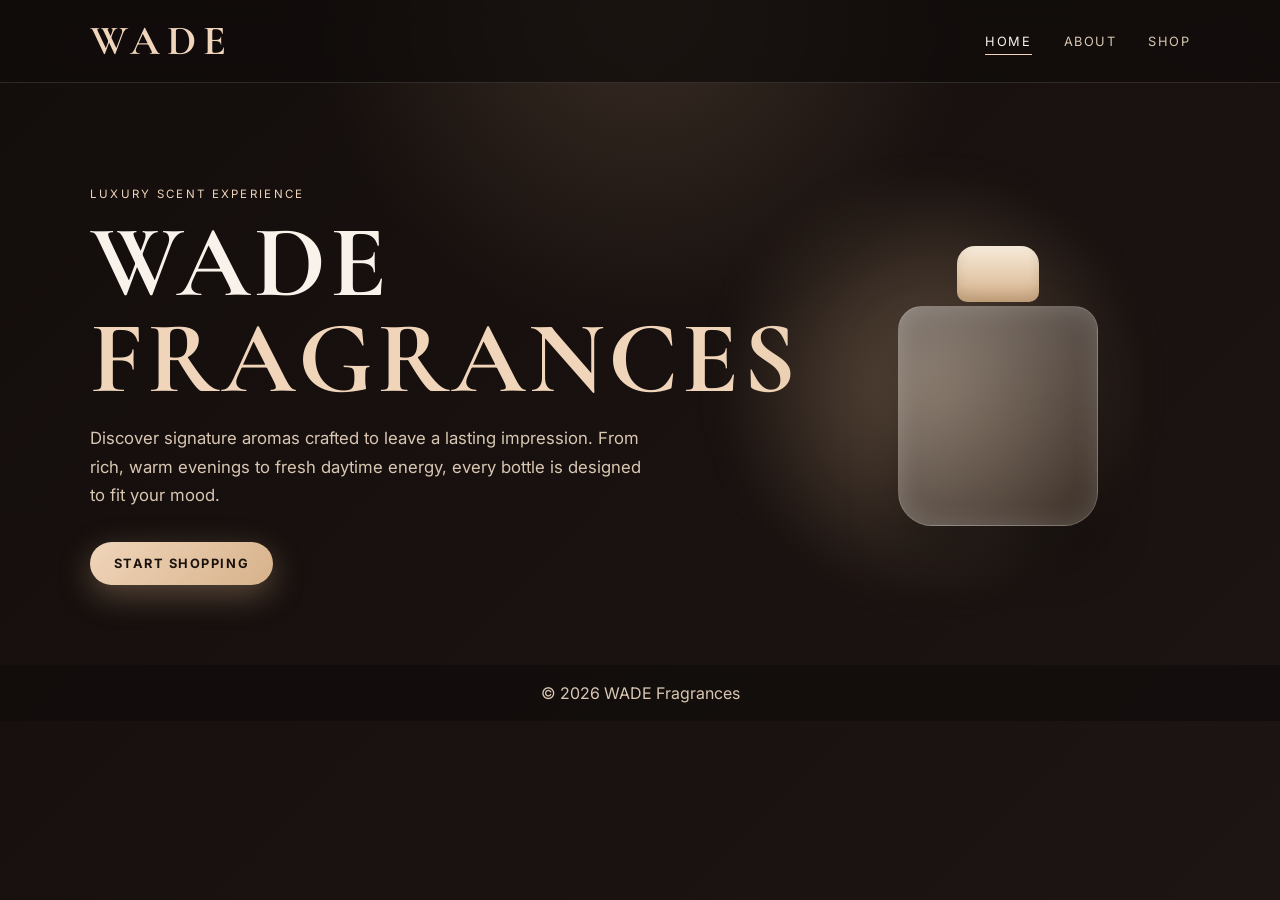
<file: index.html>
<!DOCTYPE html>
<html lang="en">
  <head>
    <meta charset="UTF-8" />
    <meta name="viewport" content="width=device-width, initial-scale=1.0" />
    <meta
      name="description"
      content="WADE Fragrances offers luxury scent collections for confident everyday wear."
    />
    <title>WADE Fragrances</title>
    <link rel="preconnect" href="https://fonts.googleapis.com" />
    <link rel="preconnect" href="https://fonts.gstatic.com" crossorigin />
    <link
      href="https://fonts.googleapis.com/css2?family=Cormorant+Garamond:wght@500;600;700&family=Inter:wght@400;500;600;700;800&display=swap"
      rel="stylesheet"
    />
    <link rel="stylesheet" href="style.css" />
  </head>
  <body>
    <header class="site-header">
      <div class="brand-wrap">
        <a href="index.html" class="brand-name">WADE</a>
      </div>

      <nav class="main-nav" aria-label="Main navigation">
        <a href="index.html" class="current-page">Home</a>
        <a href="about.html">About</a>
        <a href="shopping.html">Shop</a>
      </nav>

      <!-- <a href="shopping.html" class="nav-button">Shop Now</a> -->
    </header>

    <main>
      <section class="hero home-hero">
        <div class="hero-copy">
          <p class="eyebrow">Luxury scent experience</p>
          <h1 class="hero-title">
            <span class="title-line">WADE</span>
            <span class="title-line accent">FRAGRANCES</span>
          </h1>
          <p class="hero-text">
            Discover signature aromas crafted to leave a lasting impression. From rich,
            warm evenings to fresh daytime energy, every bottle is designed to fit your mood.
          </p>

          <div class="cta-group">
            <a href="shopping.html" class="primary-btn">Start Shopping</a>
          </div>
        </div>

        <div class="hero-visual" aria-hidden="true">
          <div class="bottle-glow"></div>
          <div class="perfume-bottle">
            <span class="cap"></span>
            <span class="glass"></span>
          </div>
        </div>
      </section>
    </main>

    <footer class="site-footer">
      <p>© 2026 WADE Fragrances</p>
    </footer>

    <script src="code.js"></script>
  </body>
</html>
</file>
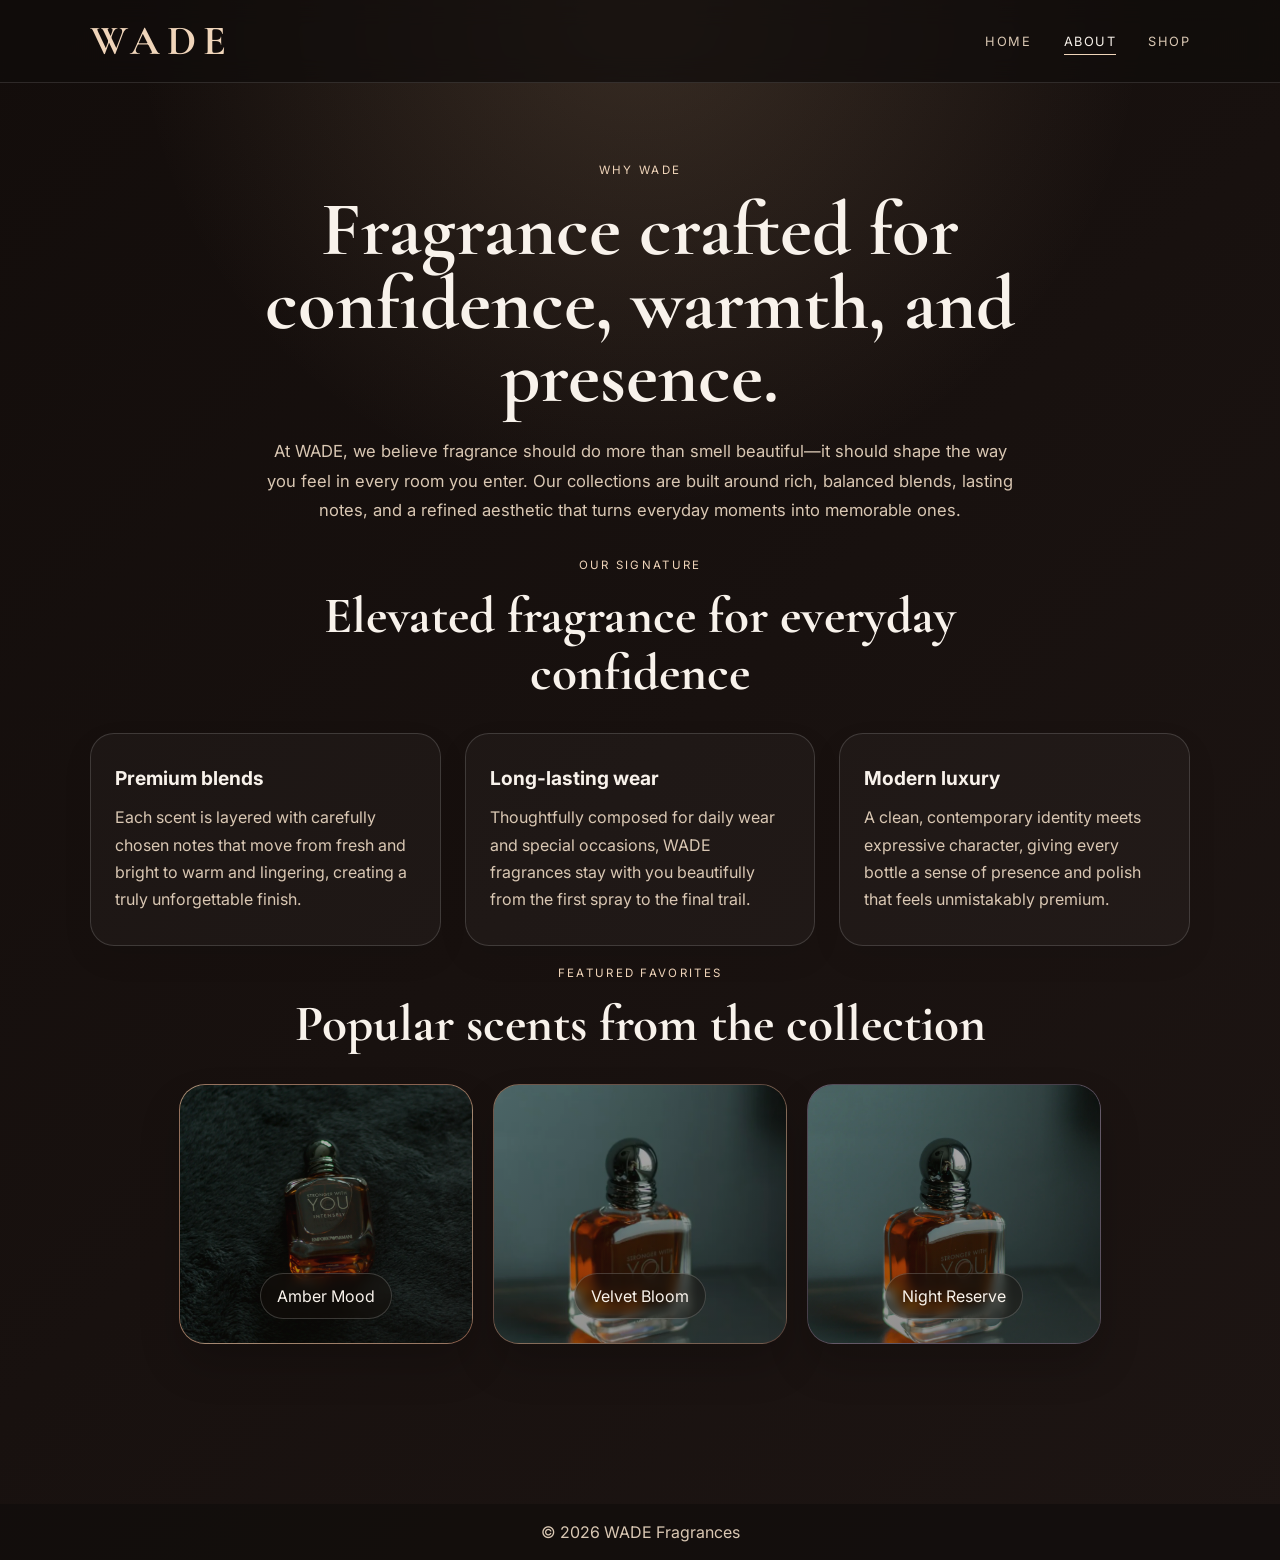
<file: about.html>
<!DOCTYPE html>
<html lang="en">
  <head>
    <meta charset="UTF-8" />
    <meta name="viewport" content="width=device-width, initial-scale=1.0" />
    <meta
      name="description"
      content="Learn about WADE Fragrances and explore our signature scent collection."
    />
    <title>About WADE Fragrances</title>
    <link rel="preconnect" href="https://fonts.googleapis.com" />
    <link rel="preconnect" href="https://fonts.gstatic.com" crossorigin />
    <link
      href="https://fonts.googleapis.com/css2?family=Cormorant+Garamond:wght@500;600;700&family=Inter:wght@400;500;600;700;800&display=swap"
      rel="stylesheet"
    />
    <link rel="stylesheet" href="style.css" />
  </head>
  <body>
    <header class="site-header">
      <div class="brand-wrap">
        <a href="index.html" class="brand-name">WADE</a>
      </div>

      <nav class="main-nav" aria-label="Main navigation">
        <a href="index.html">Home</a>
        <a href="about.html" class="current-page">About</a>
        <a href="shopping.html">Shop</a>
      </nav>

      <!-- <a href="shopping.html" class="nav-button">Shop Now</a> -->
    </header>

    <main class="about-page">
      <section class="about-hero">
        <div class="section-heading">
          <p class="eyebrow">Why WADE</p>
          <h1>Fragrance crafted for confidence, warmth, and presence.</h1>
        </div>

        <p class="about-story">
          At WADE, we believe fragrance should do more than smell beautiful—it should shape the way
          you feel in every room you enter. Our collections are built around rich, balanced blends,
          lasting notes, and a refined aesthetic that turns everyday moments into memorable ones.
        </p>
      </section>

      <section class="story-section">
        <div class="section-heading">
          <p class="eyebrow">Our signature</p>
          <h2>Elevated fragrance for everyday confidence</h2>
        </div>

        <div class="about-grid">
          <div class="info-card">
            <h3>Premium blends</h3>
            <p>
              Each scent is layered with carefully chosen notes that move from fresh and bright to
              warm and lingering, creating a truly unforgettable finish.
            </p>
          </div>
          <div class="info-card">
            <h3>Long-lasting wear</h3>
            <p>
              Thoughtfully composed for daily wear and special occasions, WADE fragrances stay with
              you beautifully from the first spray to the final trail.
            </p>
          </div>
          <div class="info-card">
            <h3>Modern luxury</h3>
            <p>
              A clean, contemporary identity meets expressive character, giving every bottle a sense
              of presence and polish that feels unmistakably premium.
            </p>
          </div>
        </div>
      </section>

      <section class="gallery-section">
        <div class="section-heading">
          <p class="eyebrow">Featured favorites</p>
          <h2>Popular scents from the collection</h2>
        </div>

        <div class="mini-gallery">
          <div class="mini-card mini-one">
            <img src="" alt="Amber Mood fragrance" />
            <span>Amber Mood</span>
          </div>
          <div class="mini-card mini-two">
            <img src="" alt="Velvet Bloom fragrance" />
            <span>Velvet Bloom</span>
          </div>
          <div class="mini-card mini-three">
            <img src="" alt="Night Reserve fragrance" />
            <span>Night Reserve</span>
          </div>
        </div>
      </section>
    </main>

    <footer class="site-footer">
      <p>© 2026 WADE Fragrances</p>
    </footer>

    <script>
      const galleryImages = [
        'stronger with you medium.webp',
        'stronger with you 1 medium.webp',
        'stronger with you 1 small.webp',
        'stonger with you 2 medium.webp',
        'stonger with you 2 small.webp',
        'stonger with you small.webp'
      ];

      document.querySelectorAll('.mini-card').forEach((card) => {
        const image = galleryImages[Math.floor(Math.random() * galleryImages.length)];
        const img = card.querySelector('img');
        img.src = `Images/${encodeURI(image)}`;
        img.alt = card.querySelector('span').textContent;
      });
    </script>
  </body>
</html>
</file>
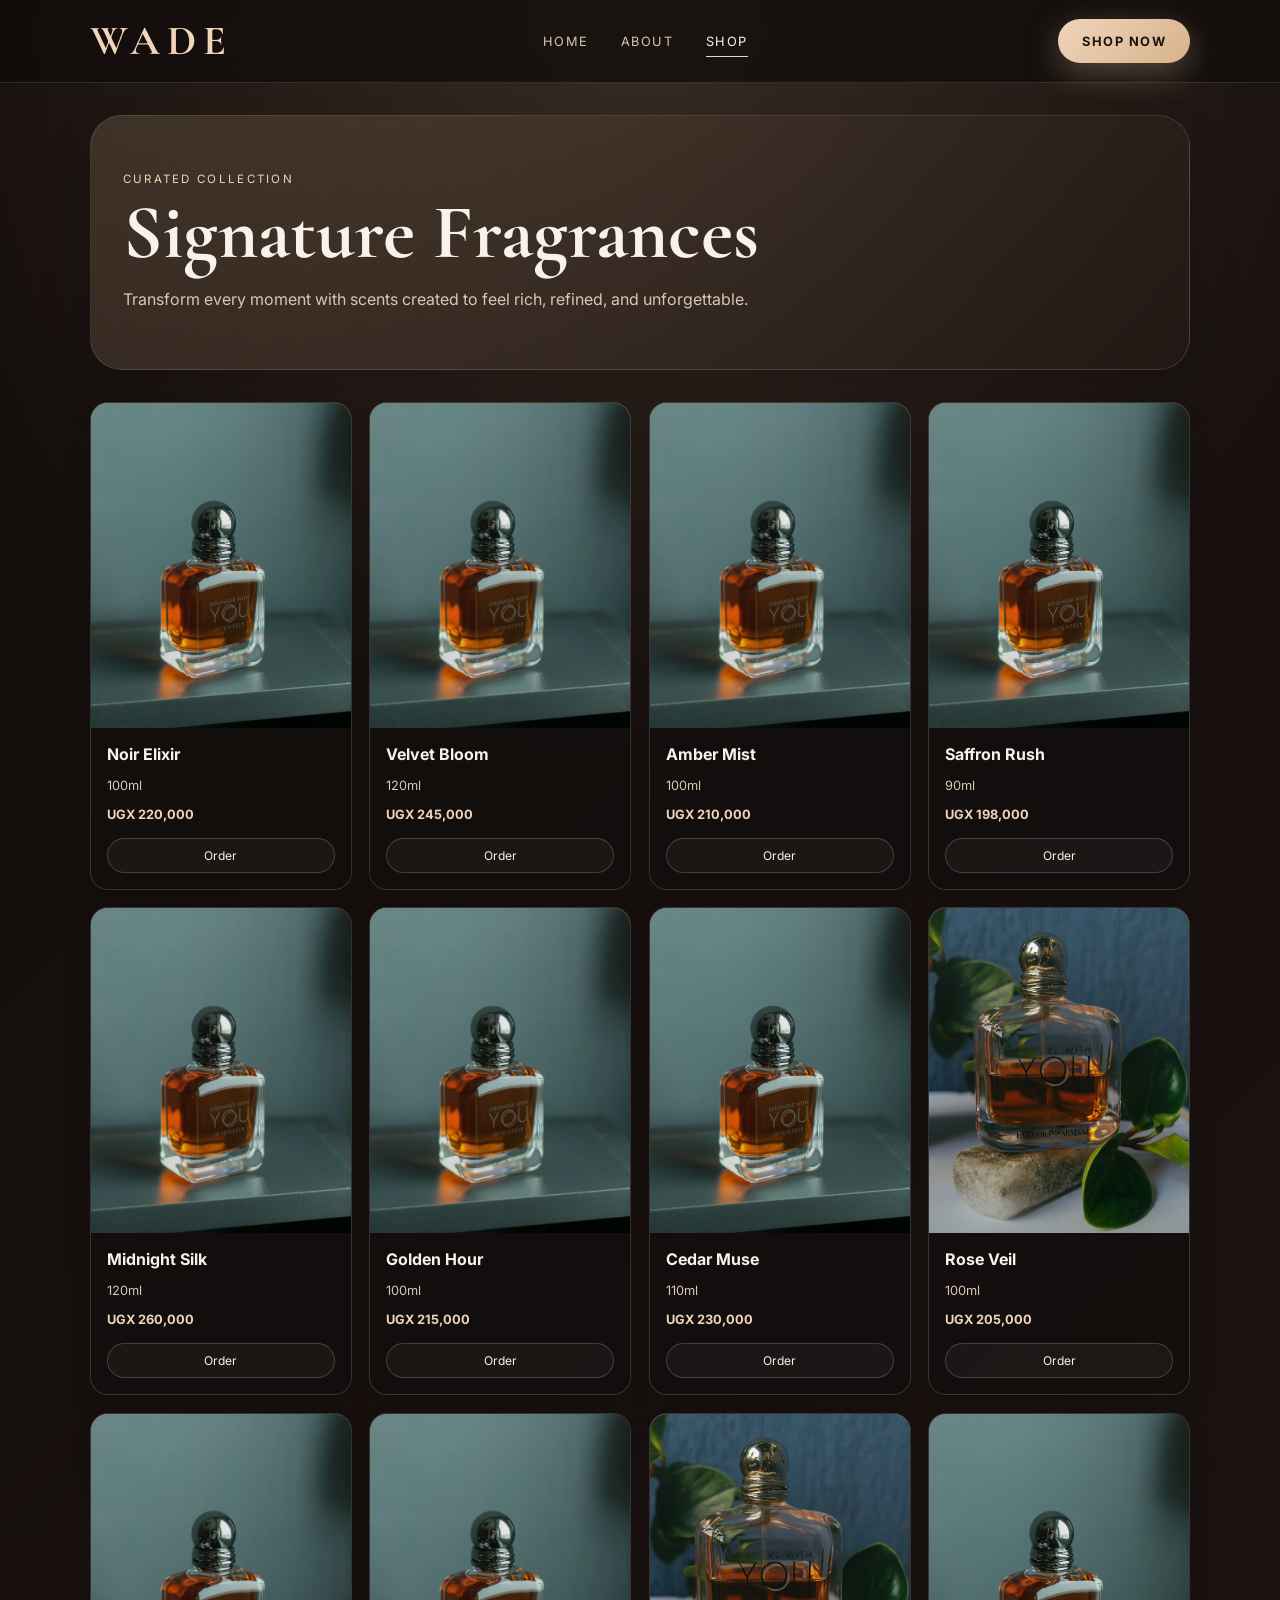
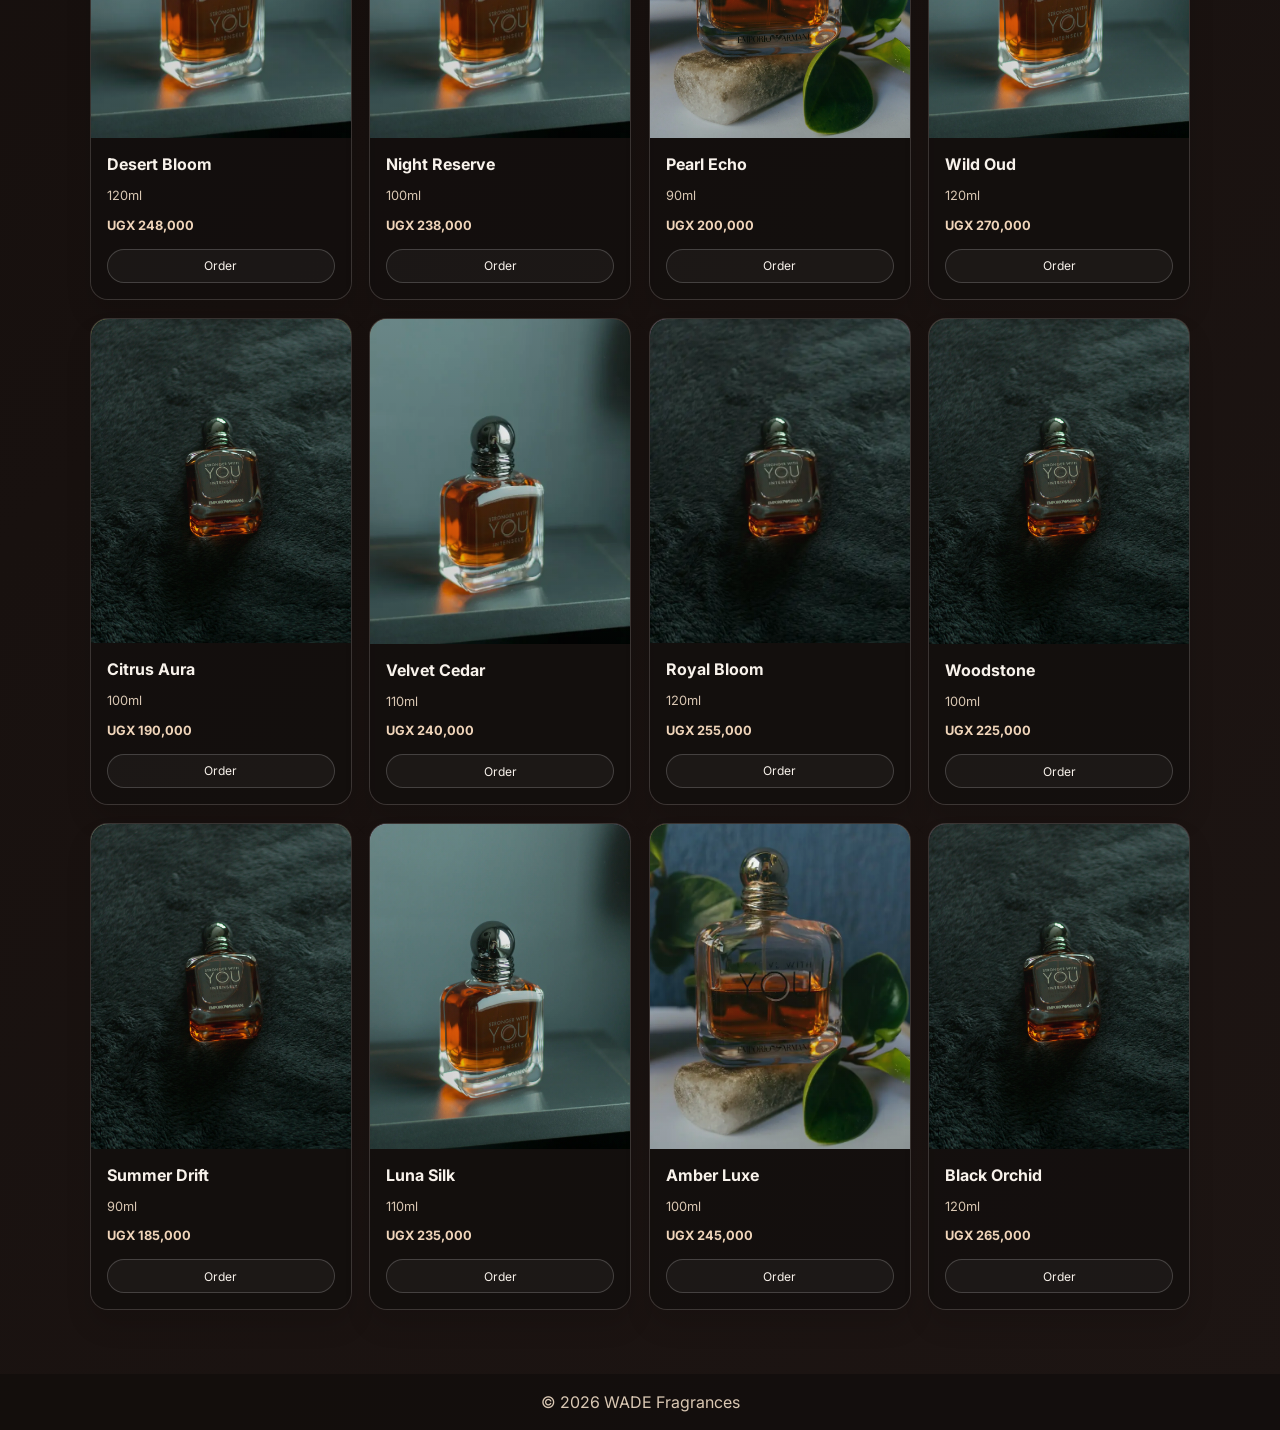
<file: shopping.html>
<!DOCTYPE html>
<html lang="en">
  <head>
    <meta charset="UTF-8" />
    <meta name="viewport" content="width=device-width, initial-scale=1.0" />
    <meta name="description" content="Browse WADE Fragrances premium scent collection." />
    <title>WADE Fragrances | Shop</title>
    <link rel="preconnect" href="https://fonts.googleapis.com" />
    <link rel="preconnect" href="https://fonts.gstatic.com" crossorigin />
    <link
      href="https://fonts.googleapis.com/css2?family=Cormorant+Garamond:wght@500;600;700&family=Inter:wght@400;500;600;700;800&display=swap"
      rel="stylesheet"
    />
    <link rel="stylesheet" href="shopping.css" />
  </head>
  <body>
    <header class="site-header">
      <div class="brand-wrap">
        <a href="index.html" class="brand-name">WADE</a>
      </div>

      <nav class="main-nav" aria-label="Main navigation">
        <a href="index.html">Home</a>
        <a href="about.html">About</a>
        <a href="shopping.html" class="current-page">Shop</a>
      </nav>

      <a href="shopping.html" class="nav-button">Shop Now</a>
    </header>

    <main class="shop-page">
      <section class="shop-banner">
        <div class="banner-content">
          <p class="eyebrow">Curated collection</p>
          <h1>Signature Fragrances</h1>
          <p>
            Transform every moment with scents created to feel rich, refined, and unforgettable.
          </p>
        </div>
      </section>

      <section class="catalog" aria-label="Fragrance products">
        <div class="product-grid" id="product-grid"></div>
      </section>
    </main>

    <footer class="site-footer">
      <p>© 2026 WADE Fragrances</p>
    </footer>

    <script src="code.js"></script>
  </body>
</html>
</file>
<file: style.css>
:root {
  --bg: #130d0b;
  --bg-soft: #221813;
  --panel: rgba(36, 27, 23, 0.7);
  --panel-strong: rgba(18, 13, 11, 0.92);
  --line: rgba(255, 255, 255, 0.15);
  --text: #f8f2eb;
  --muted: #d9c7b3;
  --gold: #d7b28b;
  --gold-soft: #f0d5ba;
  --shadow: rgba(0, 0, 0, 0.35);
}

* {
  box-sizing: border-box;
}

html {
  scroll-behavior: smooth;
  -webkit-text-size-adjust: 100%;
  text-size-adjust: 100%;
}

body {
  margin: 0;
  min-height: 100vh;
  width: 100%;
  overflow-x: hidden;
  font-family: 'Inter', sans-serif;
  background:
    radial-gradient(circle at top, rgba(215, 178, 139, 0.18), transparent 30%),
    linear-gradient(135deg, var(--bg) 0%, #1d1513 100%);
  color: var(--text);
}

img {
  max-width: 100%;
  display: block;
}

a {
  color: inherit;
  text-decoration: none;
}

.site-header {
  position: sticky;
  top: 0;
  z-index: 10;
  display: flex;
  align-items: center;
  justify-content: space-between;
  gap: 1.5rem;
  padding: 1rem 7vw;
  background: rgba(17, 12, 11, 0.75);
  border-bottom: 1px solid rgba(255, 255, 255, 0.12);
  backdrop-filter: blur(12px);
}

.brand-wrap {
  display: flex;
  align-items: center;
}

.brand-name {
  color: var(--gold-soft);
  font-family: 'Cormorant Garamond', serif;
  font-size: clamp(2rem, 2vw + 1rem, 2.8rem);
  font-weight: 700;
  letter-spacing: 0.16em;
  text-transform: uppercase;
}

.main-nav {
  display: flex;
  align-items: center;
  justify-content: center;
  gap: 2rem;
  flex-wrap: wrap;
}

.main-nav a {
  position: relative;
  color: var(--muted);
  font-size: 0.8rem;
  letter-spacing: 0.12em;
  text-transform: uppercase;
  transition: color 0.25s ease;
}

.main-nav a::after {
  content: '';
  position: absolute;
  left: 0;
  bottom: -0.4rem;
  width: 100%;
  height: 1px;
  background: var(--gold-soft);
  transform: scaleX(0);
  transform-origin: center;
  transition: transform 0.25s ease;
}

.main-nav a:hover::after,
.main-nav a:focus-visible::after,
.main-nav a.current-page::after {
  transform: scaleX(1);
}

.main-nav a:hover,
.main-nav a:focus-visible,
.main-nav a.current-page {
  color: var(--text);
}

.nav-button {
  display: inline-flex;
  align-items: center;
  justify-content: center;
  border-radius: 999px;
  padding: 0.9rem 1.5rem;
  background: linear-gradient(135deg, var(--gold-soft), var(--gold));
  color: #1a120d;
  font-size: 0.8rem;
  letter-spacing: 0.12em;
  font-weight: 700;
  text-transform: uppercase;
  box-shadow: 0 10px 32px rgba(215, 178, 139, 0.35);
}

.primary-btn {
  display: inline-flex;
  align-items: center;
  justify-content: center;
  border-radius: 999px;
  padding: 0.9rem 1.5rem;
  background: linear-gradient(135deg, var(--gold-soft), var(--gold));
  color: #1a120d;
  font-size: 0.8rem;
  letter-spacing: 0.12em;
  text-transform: uppercase;
  font-weight: 700;
  box-shadow: 0 10px 32px rgba(215, 178, 139, 0.35);
  transition: transform 0.25s ease, box-shadow 0.25s ease, opacity 0.25s ease;
}

.primary-btn:hover,
.primary-btn:focus-visible {
  transform: translateY(-2px);
}

.hero {
  display: grid;
  grid-template-columns: 1.15fr 0.85fr;
  align-items: center;
  gap: 2rem;
  padding: 5.5rem 7vw 4rem;
}

.hero-copy {
  max-width: 620px;
}

.eyebrow {
  margin: 0 0 1rem;
  color: var(--gold-soft);
  text-transform: uppercase;
  letter-spacing: 0.2em;
  font-size: 0.72rem;
}

.hero-title {
  margin: 0;
  display: flex;
  flex-direction: column;
  gap: 0.4rem;
}

.title-line {
  display: block;
  font-family: 'Cormorant Garamond', serif;
  font-size: clamp(4rem, 8vw, 8.5rem);
  line-height: 0.88;
  letter-spacing: 0.04em;
  animation: fadeUp 0.8s ease both;
}

.title-line.accent {
  color: var(--gold-soft);
  animation-delay: 0.15s;
}

.hero-text {
  max-width: 560px;
  margin: 1.3rem 0 2rem;
  color: var(--muted);
  font-size: 1.05rem;
  line-height: 1.7;
}

.cta-group {
  display: flex;
  flex-wrap: wrap;
  align-items: center;
  gap: 1rem;
}

.hero-visual {
  position: relative;
  display: flex;
  align-items: center;
  justify-content: center;
  min-height: 430px;
}

.bottle-glow {
  position: absolute;
  width: min(28rem, 72vw);
  height: min(28rem, 72vw);
  border-radius: 50%;
  background: radial-gradient(circle, rgba(215, 178, 139, 0.38), rgba(215, 178, 139, 0) 68%);
  filter: blur(18px);
}

.perfume-bottle {
  position: relative;
  width: 220px;
  height: 280px;
  animation: floatBottle 5s ease-in-out infinite;
}

.cap {
  position: absolute;
  top: 0;
  left: 80%;
  transform: translateX(-50%);
  width: 82px;
  height: 56px;
  border-radius: 18px 18px 10px 10px;
  background: linear-gradient(180deg, #f7ead9, #d7b28b);
  box-shadow: inset 0 -8px 12px rgba(76, 52, 25, 0.15);
}

.glass {
  position: absolute;
  left: 80%;
  bottom: 0;
  transform: translateX(-50%);
  width: 200px;
  height: 220px;
  border-radius: 24px 24px 34px 34px;
  background: linear-gradient(135deg, rgba(255, 255, 255, 0.32), rgba(215, 178, 139, 0.15));
  border: 1px solid rgba(255, 255, 255, 0.22);
  box-shadow: inset 0 0 24px rgba(255, 255, 255, 0.18), 0 28px 50px rgba(0, 0, 0, 0.35);
}

.about-section,
.gallery-section {
  padding: 2rem 7vw 5rem;
  margin-top: 20px;
}

.section-heading {
  max-width: 760px;
  margin: 0 auto 2rem;
  text-align: center;
}

.section-heading h2 {
  margin: 0;
  font-family: 'Cormorant Garamond', serif;
  font-size: clamp(2.5rem, 4vw, 4rem);
  line-height: 1.1;
}

.about-grid {
  display: grid;
  grid-template-columns: repeat(3, minmax(0, 1fr));
  gap: 1.5rem;
}

.info-card {
  padding: 2rem 1.5rem;
  background: rgba(255, 255, 255, 0.03);
  border: 1px solid var(--line);
  border-radius: 24px;
  box-shadow: 0 12px 30px rgba(0, 0, 0, 0.08);
}

.info-card h3 {
  margin: 0 0 0.9rem;
  font-size: 1.2rem;
}

.info-card p {
  margin: 0;
  color: var(--muted);
  line-height: 1.7;
}

.mini-gallery {
  display: grid;
  grid-template-columns: repeat(3, minmax(0, 1fr));
  gap: 1.25rem;
}

.mini-card {
  position: relative;
  display: flex;
  align-items: end;
  justify-content: center;
  min-height: 260px;
  padding: 1.5rem;
  border-radius: 26px;
  overflow: hidden;
  border: 1px solid rgba(255, 255, 255, 0.18);
  box-shadow: 0 22px 40px rgba(0, 0, 0, 0.18);
  background: #241c1a;
  isolation: isolate;
}

.mini-card img {
  position: absolute;
  inset: 0;
  width: 100%;
  height: 100%;
  object-fit: cover;
  object-position: center;
  transform: scale(1.04);
  filter: saturate(1.1) contrast(1.04);
}

.mini-card::after {
  content: '';
  position: absolute;
  inset: 0;
  background: linear-gradient(135deg, rgba(20, 15, 14, 0.2), rgba(20, 15, 14, 0.6));
  z-index: 0;
}

.mini-card span {
  position: relative;
  z-index: 1;
  padding: 0.75rem 1rem;
  border-radius: 999px;
  background: rgba(24, 17, 14, 0.42);
  border: 1px solid rgba(255, 255, 255, 0.18);
  backdrop-filter: blur(4px);
}

.mini-one {
  background: linear-gradient(135deg, rgba(210, 163, 120, 0.66), rgba(119, 64, 40, 0.9));
}

.mini-two {
  background: linear-gradient(135deg, rgba(145, 105, 73, 0.7), rgba(61, 31, 21, 0.9));
}

.mini-three {
  background: linear-gradient(135deg, rgba(84, 68, 95, 0.72), rgba(28, 20, 33, 0.9));
}

.site-footer {
  padding: 1rem 7vw;
  color: var(--muted);
  text-align: center;
  background: rgba(17, 12, 11, 0.75);
}

.site-footer p {
  margin: 0;
  line-height: 1.5;
}

@keyframes fadeUp {
  from {
    opacity: 0;
    transform: translateY(22px);
  }
  to {
    opacity: 1;
    transform: translateY(0);
  }
}

@keyframes floatBottle {
  0%,
  100% {
    transform: translateY(0);
  }
  50% {
    transform: translateY(-10px);
  }
}

@media (max-width: 900px) {
  .hero {
    grid-template-columns: 1fr;
    padding-top: 4rem;
    text-align: center;
  }

  .hero-copy {
    max-width: 100%;
  }

  .cta-group {
    justify-content: center;
  }

  .about-grid {
    grid-template-columns: 1fr;
  }

  .mini-gallery {
    grid-template-columns: repeat(2, minmax(0, 1fr));
  }

  .info-card {
    border: none;
  }
}

@media (max-width: 640px) {
  body {
    box-sizing: border-box;
  }

  .site-header {
    padding-inline: 1rem;
    flex-wrap: wrap;
    justify-content: center;
    gap: 0.75rem 1rem;
  }

  .brand-name {
    font-size: 1.7rem;
    letter-spacing: 0.12em;
  }

  .main-nav {
    gap: 0.6rem 0.9rem;
    width: 100%;
  }

  .main-nav a {
    font-size: 0.62rem;
  }

  .nav-button {
    display: none;
  }

  .eyebrow {
    font-size: 0.58rem;
    letter-spacing: 0.15em;
  }

  .hero {
    padding: 2.8rem 1rem 2rem;
    gap: 1.6rem;
  }

  .hero-copy {
    max-width: 100%;
  }

  .title-line {
    font-size: clamp(2.5rem, 12vw, 4rem);
    line-height: 0.94;
  }

  .hero-text {
    max-width: 24rem;
    margin: 0.8rem auto 1.4rem;
    font-size: 0.9rem;
    line-height: 1.6;
  }

  .cta-group {
    justify-content: center;
    margin-bottom: 1.1rem;
  }

  .hero .hero-copy {
    margin-bottom: 0.5rem;
  }

  .primary-btn {
    padding: 0.7rem 1rem;
    font-size: 0.66rem;
    letter-spacing: 0.12em;
  }

  .hero-visual {
    min-height: 220px;
    display: flex;
    align-items: center;
    justify-content: center;
    margin-top: 0.25rem;
  }

  .bottle-glow {
    width: min(16rem, 64vw);
    height: min(16rem, 64vw);
  }

  .perfume-bottle {
    position: relative;
    left: 0;
    margin: 0 auto;
    transform: scale(0.72);
    transform-origin: center;
  }

  .cap {
    left: 50%;
    transform: translateX(-50%);
  }

  .glass {
    left: 50%;
    transform: translateX(-50%);
  }

  .about-section,
  .gallery-section,
  .about-page {
    padding-inline: 1rem;
  }

  .gallery-section {
    margin-top: 20px;
  }

  .about-grid,
  .mini-gallery {
    grid-template-columns: 1fr;
    gap: 0.7rem;
  }

  .about-grid {
    border: none;
  }

  .info-card {
    padding: 1rem 0.8rem;
    border: none;
  }

  .mini-card {
    min-height: 170px;
    padding: 0.7rem;
  }

  .mini-card span {
    font-size: 0.6rem;
    padding: 0.45rem 0.55rem;
  }

  .site-footer {
    padding: 1.2rem 1rem 1.8rem;
    font-size: 0.8rem;
  }
}

.about-page {
  padding: 2rem 7vw 5rem;
}

.about-hero {
  padding: 3rem 0 2rem;
}

.about-hero .section-heading {
  max-width: 760px;
  margin: 0 auto;
}

.about-hero h1 {
  margin: 0;
  font-family: 'Cormorant Garamond', serif;
  font-size: clamp(3rem, 6vw, 5.5rem);
  line-height: 0.96;
}

.about-story {
  color: var(--muted);
  font-size: 1.04rem;
  line-height: 1.8;
  max-width: 760px;
  margin: 1.4rem auto 0;
  text-align: center;
}

.about-page .gallery-section {
  padding-top: 0;
}
</file>
<file: shopping.css>
:root {
  --bg: #130d0b;
  --bg-soft: #221813;
  --panel: rgba(35, 26, 22, 0.82);
  --panel-alt: #efe0d0;
  --line: rgba(255, 255, 255, 0.12);
  --text: #f8f2eb;
  --muted: #d9c7b3;
  --gold: #d7b28b;
  --gold-soft: #f0d5ba;
  --shadow: rgba(0, 0, 0, 0.3);
}

* {
  box-sizing: border-box;
}

html {
  scroll-behavior: smooth;
}

body {
  margin: 0;
  min-height: 100vh;
  font-family: 'Inter', sans-serif;
  background:
    radial-gradient(circle at top, rgba(215, 178, 139, 0.18), transparent 25%),
    linear-gradient(135deg, var(--bg) 0%, #1d1513 100%);
  color: var(--text);
}

img {
  max-width: 100%;
  display: block;
}

button,
a {
  font: inherit;
}

.site-header {
  position: sticky;
  top: 0;
  z-index: 10;
  display: flex;
  align-items: center;
  justify-content: space-between;
  gap: 1.5rem;
  padding: 1rem 7vw;
  background: rgba(17, 12, 11, 0.75);
  backdrop-filter: blur(12px);
  border-bottom: 1px solid var(--line);
}

.brand-name {
  font-family: 'Cormorant Garamond', serif;
  font-size: clamp(2rem, 2vw + 1rem, 2.6rem);
  font-weight: 700;
  letter-spacing: 0.16em;
  color: var(--gold-soft);
  text-decoration: none;
}

.main-nav {
  display: flex;
  align-items: center;
  justify-content: center;
  gap: 2rem;
  flex-wrap: wrap;
}

.main-nav a {
  position: relative;
  color: var(--muted);
  font-size: 0.8rem;
  letter-spacing: 0.12em;
  text-transform: uppercase;
  text-decoration: none;
  transition: color 0.25s ease;
}

.main-nav a::after {
  content: '';
  position: absolute;
  left: 0;
  bottom: -0.5rem;
  width: 100%;
  height: 1px;
  background: var(--gold-soft);
  transform: scaleX(0);
  transform-origin: center;
  transition: transform 0.25s ease;
}

.main-nav a:hover::after,
.main-nav a:focus-visible::after,
.main-nav a.current-page::after {
  transform: scaleX(1);
}

.main-nav a:hover,
.main-nav a:focus-visible,
.main-nav a.current-page {
  color: var(--text);
}

.nav-button {
  display: inline-flex;
  align-items: center;
  justify-content: center;
  border-radius: 999px;
  padding: 0.9rem 1.5rem;
  background: linear-gradient(135deg, var(--gold-soft), var(--gold));
  color: #1a120d;
  font-size: 0.8rem;
  letter-spacing: 0.12em;
  text-transform: uppercase;
  text-decoration: none;
  font-weight: 700;
  box-shadow: 0 10px 32px rgba(215, 178, 139, 0.35);
}

.shop-page {
  padding: 2rem 7vw 4rem;
}

.shop-banner {
  margin-bottom: 2rem;
  padding: 3.5rem 2rem;
  border-radius: 32px;
  background: linear-gradient(135deg, rgba(215, 178, 139, 0.18), rgba(35, 26, 22, 0.84));
  border: 1px solid var(--line);
  box-shadow: 0 25px 50px rgba(0, 0, 0, 0.15);
}

.banner-content {
  max-width: 640px;
}

.eyebrow {
  margin: 0 0 0.7rem;
  color: var(--gold-soft);
  text-transform: uppercase;
  letter-spacing: 0.2em;
  font-size: 0.72rem;
}

.shop-banner h1 {
  margin: 0;
  font-family: 'Cormorant Garamond', serif;
  font-size: clamp(3rem, 6vw, 5rem);
  line-height: 0.95;
}

.shop-banner p:last-child {
  margin: 1rem 0 0;
  color: var(--muted);
  font-size: 1rem;
  line-height: 1.7;
}

.catalog {
  width: 100%;
}

.product-grid {
  display: grid;
  grid-template-columns: repeat(4, minmax(0, 1fr));
  gap: 1.1rem;
  align-items: start;
  margin: 0 auto;
  max-width: 1100px;
}

.product-card {
  display: flex;
  flex-direction: column;
  /* min-height: 100%; */
  border-radius: 18px;
  overflow: hidden;
  background: rgba(255, 255, 255, 0.03);
  border: 1px solid var(--line);
  box-shadow: 0 16px 26px rgba(0, 0, 0, 0.12);
  transform: translateY(0);
  transition: transform 0.28s ease, box-shadow 0.28s ease;
  animation: cardIn 0.7s ease both;
}

.product-card:hover,
.product-card:focus-within {
  transform: translateY(-12px) scale(1.01);
  box-shadow: 0 24px 38px rgba(0, 0, 0, 0.2);
}

.product-image {
  position: relative;
  /* display: grid; */
  place-items: center;
  overflow: hidden;
  aspect-ratio: 4/5;
  background: linear-gradient(135deg, #d9b393 0%, #9d644d 100%);
  /* flex: 0 0 62%; */
}

.product-image img {
  width: 100%;
  height: 100%;
  object-fit: cover;
  /* display: block; */
  transition: transform 0.35s ease, filter 0.35s ease;
  filter: saturate(1.05) contrast(1.03);
}

.product-card:hover .product-image img,
.product-card:focus-within .product-image img {
  transform: scale(1.08);
}

.product-image::before {
  content: '';
  position: absolute;
  inset: 0;
  background: linear-gradient(180deg, rgba(255, 255, 255, 0.08), rgba(0, 0, 0, 0.18));
  z-index: 1;
  pointer-events: none;
}

/* .product-image span {
  position: absolute;
  z-index: 2;
  left: 50%;
  bottom: 1rem;
  transform: translateX(-50%);
  padding: 0.45rem 0.8rem;
  border-radius: 999px;
  background: rgba(13, 10, 9, 0.45);
  border: 1px solid rgba(255, 255, 255, 0.18);
  font-family: 'Cormorant Garamond', serif;
  font-size: clamp(1.5rem, 2vw, 2.1rem);
  letter-spacing: 0.06em;
  text-transform: uppercase;
  color: rgba(255, 255, 255, 0.94);
  text-align: center;
} */

.product-info {
  display: flex;
  flex: 1;
  flex-direction: column;
  /* justify-content: space-between; */
  gap: .75rem;
  padding:1rem;
  background: rgba(15, 12, 10, 0.7);
}

.product-name {
  margin: 0;
  font-size: 1rem;
}

.product-meta {
  margin: 0;
  color: var(--muted);
  line-height: 1.5;
  font-size: 0.8rem;
}

.price-row {
  margin-top: 0;
  display: flex;
  flex-direction: column;
  align-items: flex-start;
  gap: 0;
}

.product-price {
  font-size: 0.8rem;
  font-weight: 700;
  color: var(--gold-soft);
  margin-bottom: 1rem;
}

.order-button {
  display: inline-flex;
  align-items: center;
  justify-content: center;
  width: 100%;
  padding: 0.55rem 0.7rem;
  border-radius: 999px;
  border: 1px solid rgba(255, 255, 255, 0.18);
  color: var(--text);
  background: rgba(255, 255, 255, 0.04);
  text-decoration: none;
  font-size: 0.75rem;
  transition: background 0.2s ease, transform 0.2s ease;
}

.order-button:hover,
.order-button:focus-visible {
  background: rgba(215, 178, 139, 0.18);
  transform: translateY(-1px);
}

.site-footer {
  padding: 1rem 7vw;
  color: var(--muted);
  text-align: center;
  background: rgba(17, 12, 11, 0.75);
}

.site-footer p {
  margin: 0;
  line-height: 1.5;
}

@keyframes cardIn {
  from {
    opacity: 0;
    transform: translateY(18px);
  }
  to {
    opacity: 1;
    transform: translateY(0);
  }
}

@media (max-width: 1100px) {
  .product-grid {
    grid-template-columns: repeat(3, minmax(0, 1fr));
  }
}

@media (max-width: 760px) {
  .site-header {
    flex-wrap: wrap;
    justify-content: center;
    padding-inline: 1rem;
  }

  .main-nav {
    gap: 0.8rem 1.2rem;
  }

  .nav-button {
    display: none;
  }

  .shop-page {
    padding-inline: 1rem;
  }

  .product-grid {
    grid-template-columns: repeat(2, minmax(0, 1fr));
    gap: 0.8rem;
  }

  .product-image {
    min-height: 150px;
    flex-basis: 60%;
  }

  .product-info {
    padding: 0.55rem 0.6rem 0.65rem;
  }
}

@media (max-width: 520px) {
  .product-grid {
    grid-template-columns: repeat(2, minmax(0, 1fr));
  }

  .shop-banner {
    padding: 2.5rem 1rem;
  }

  .product-name {
    font-size: 0.82rem;
  }

  .product-meta,
  .product-price,
  .order-button {
    font-size: 0.68rem;
  }

  .product-image {
    min-height: 130px;
    flex-basis: 58%;
  }

  .price-row {
    gap: 0;
  }

  .order-button {
    padding: 0.45rem 0.5rem;
  }
}
</file>
